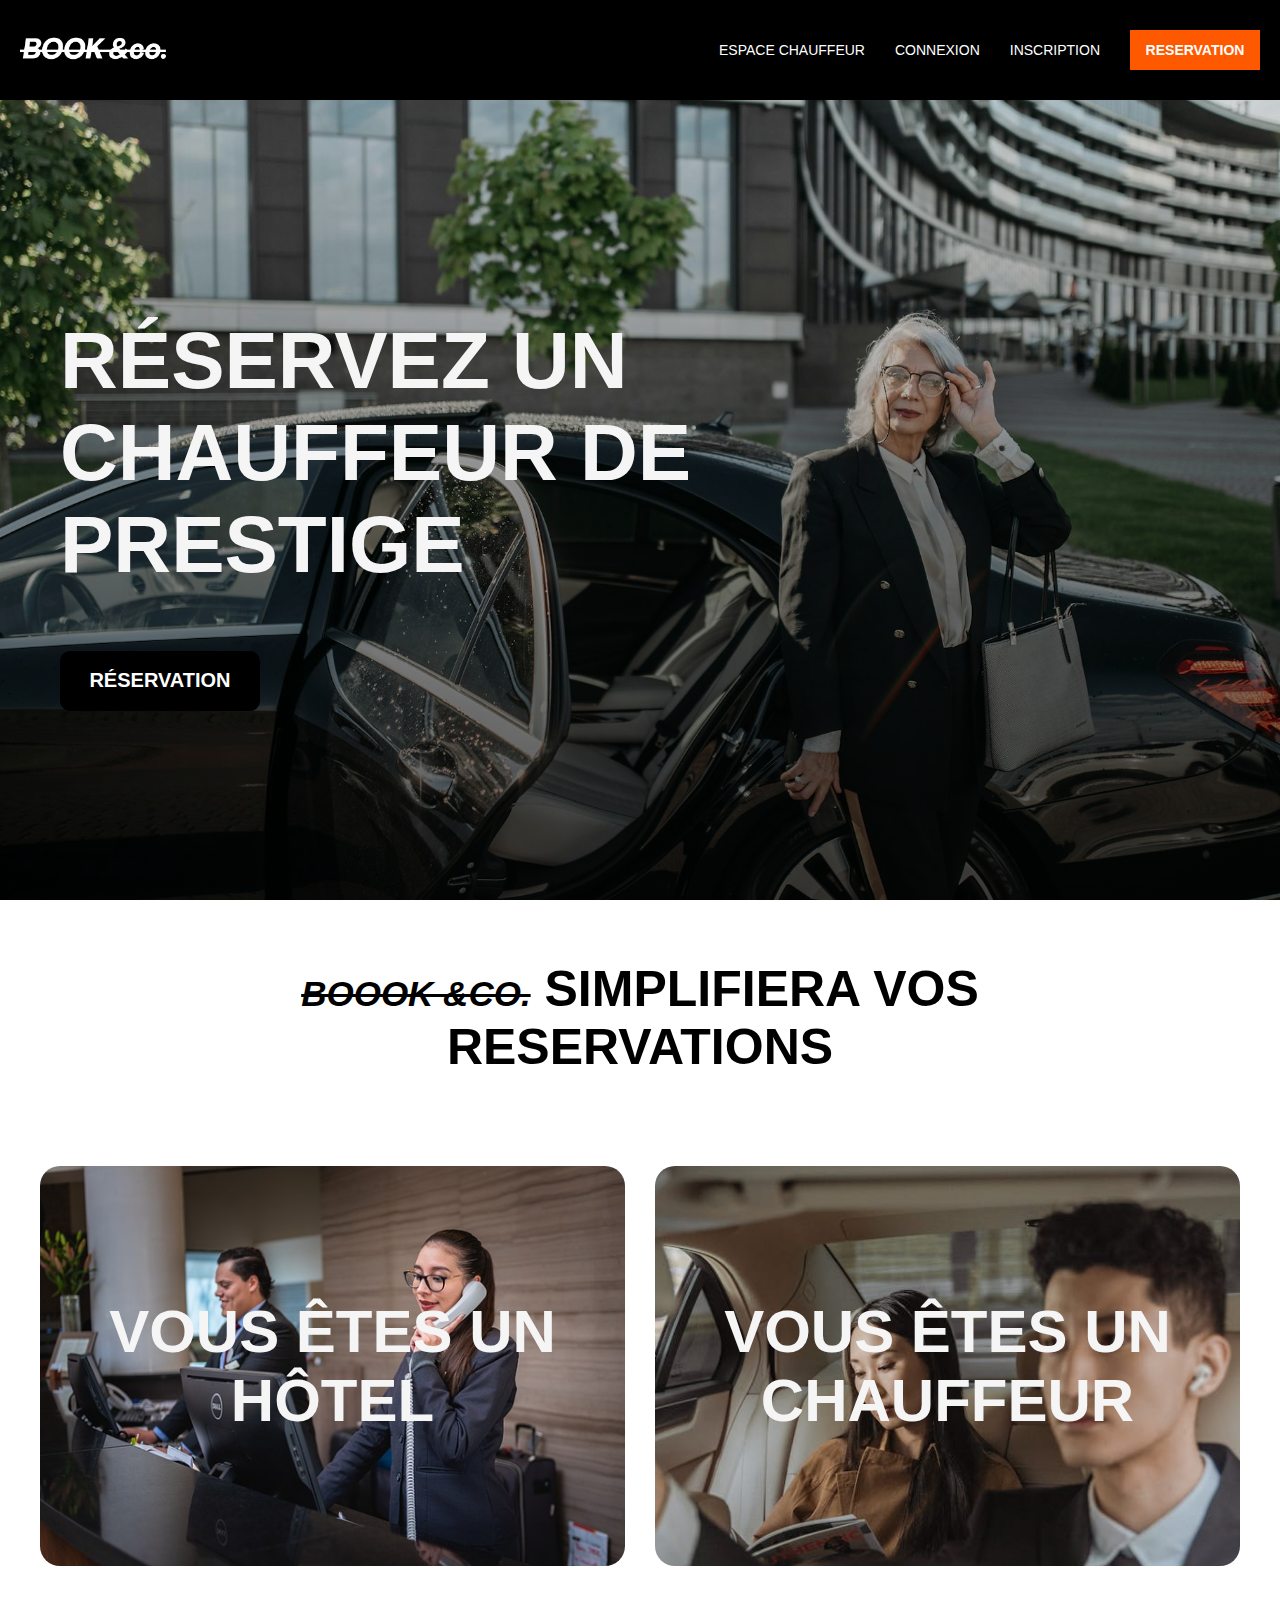
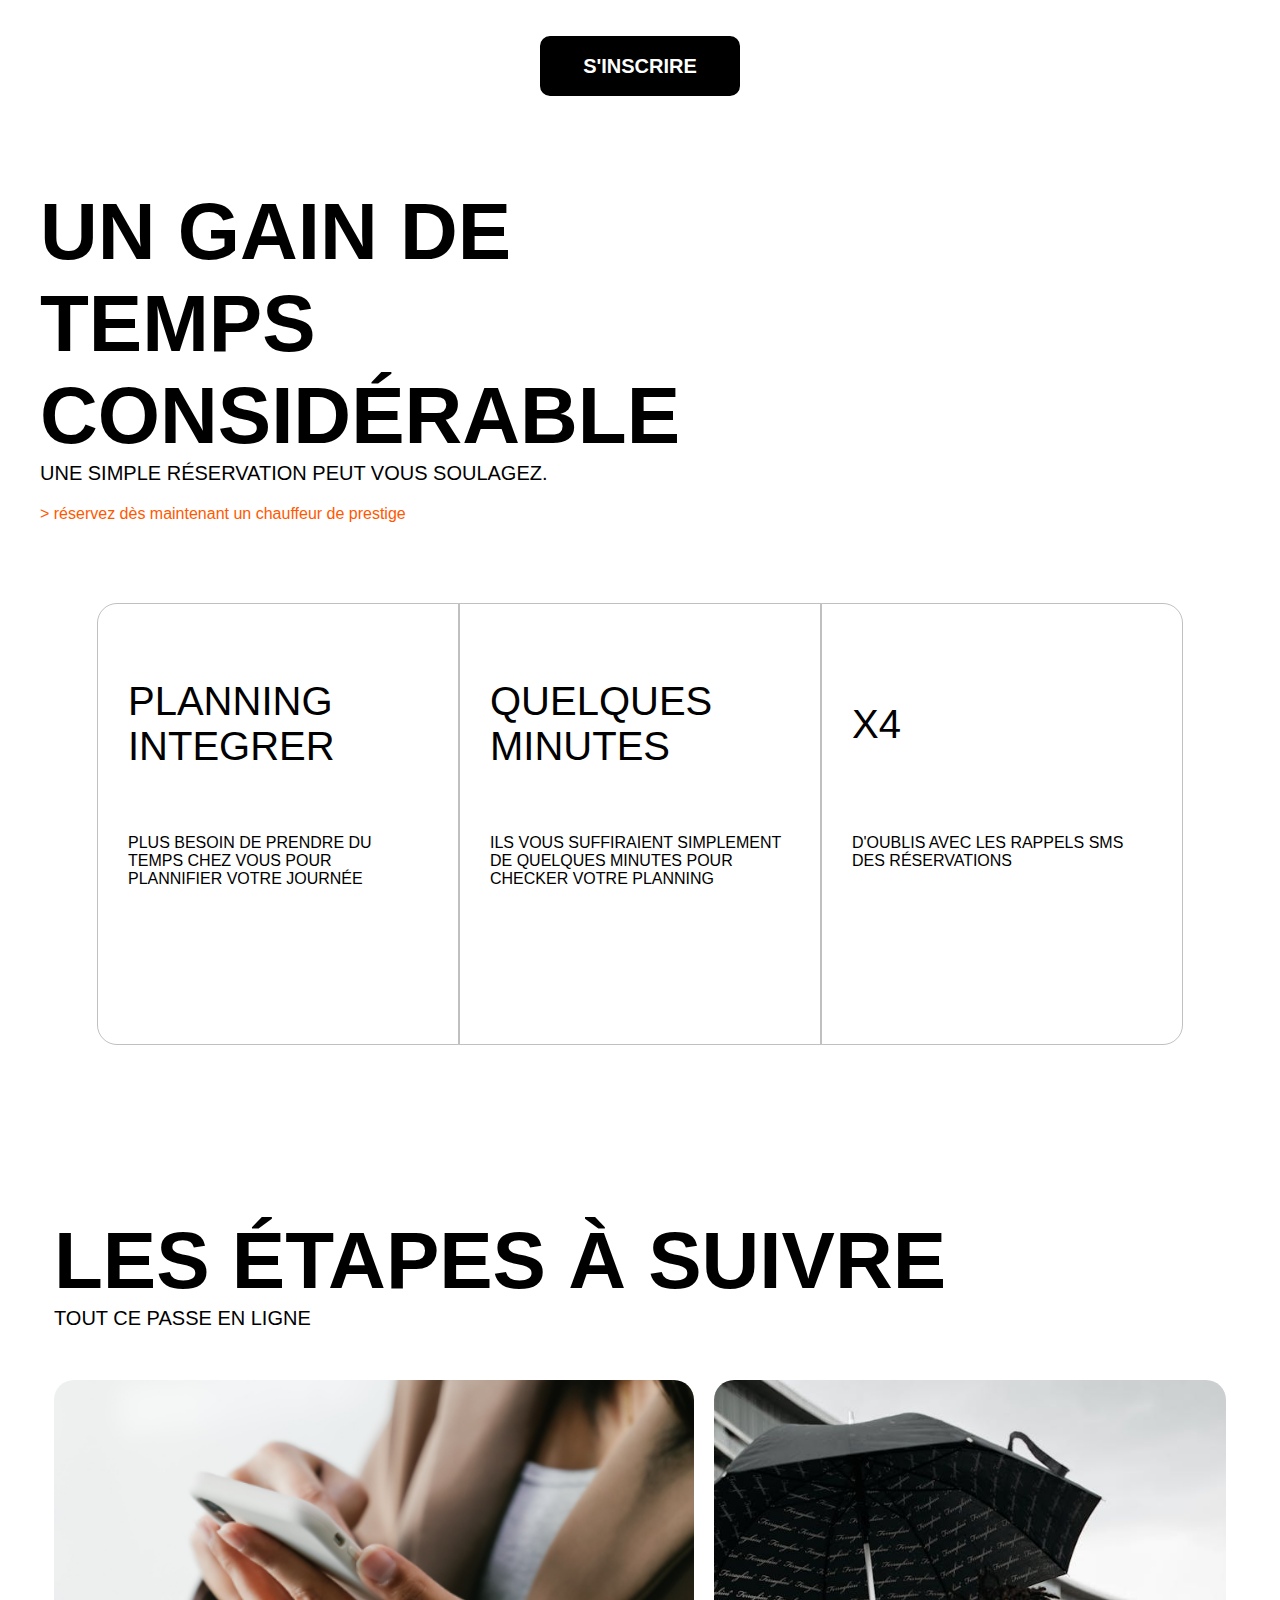
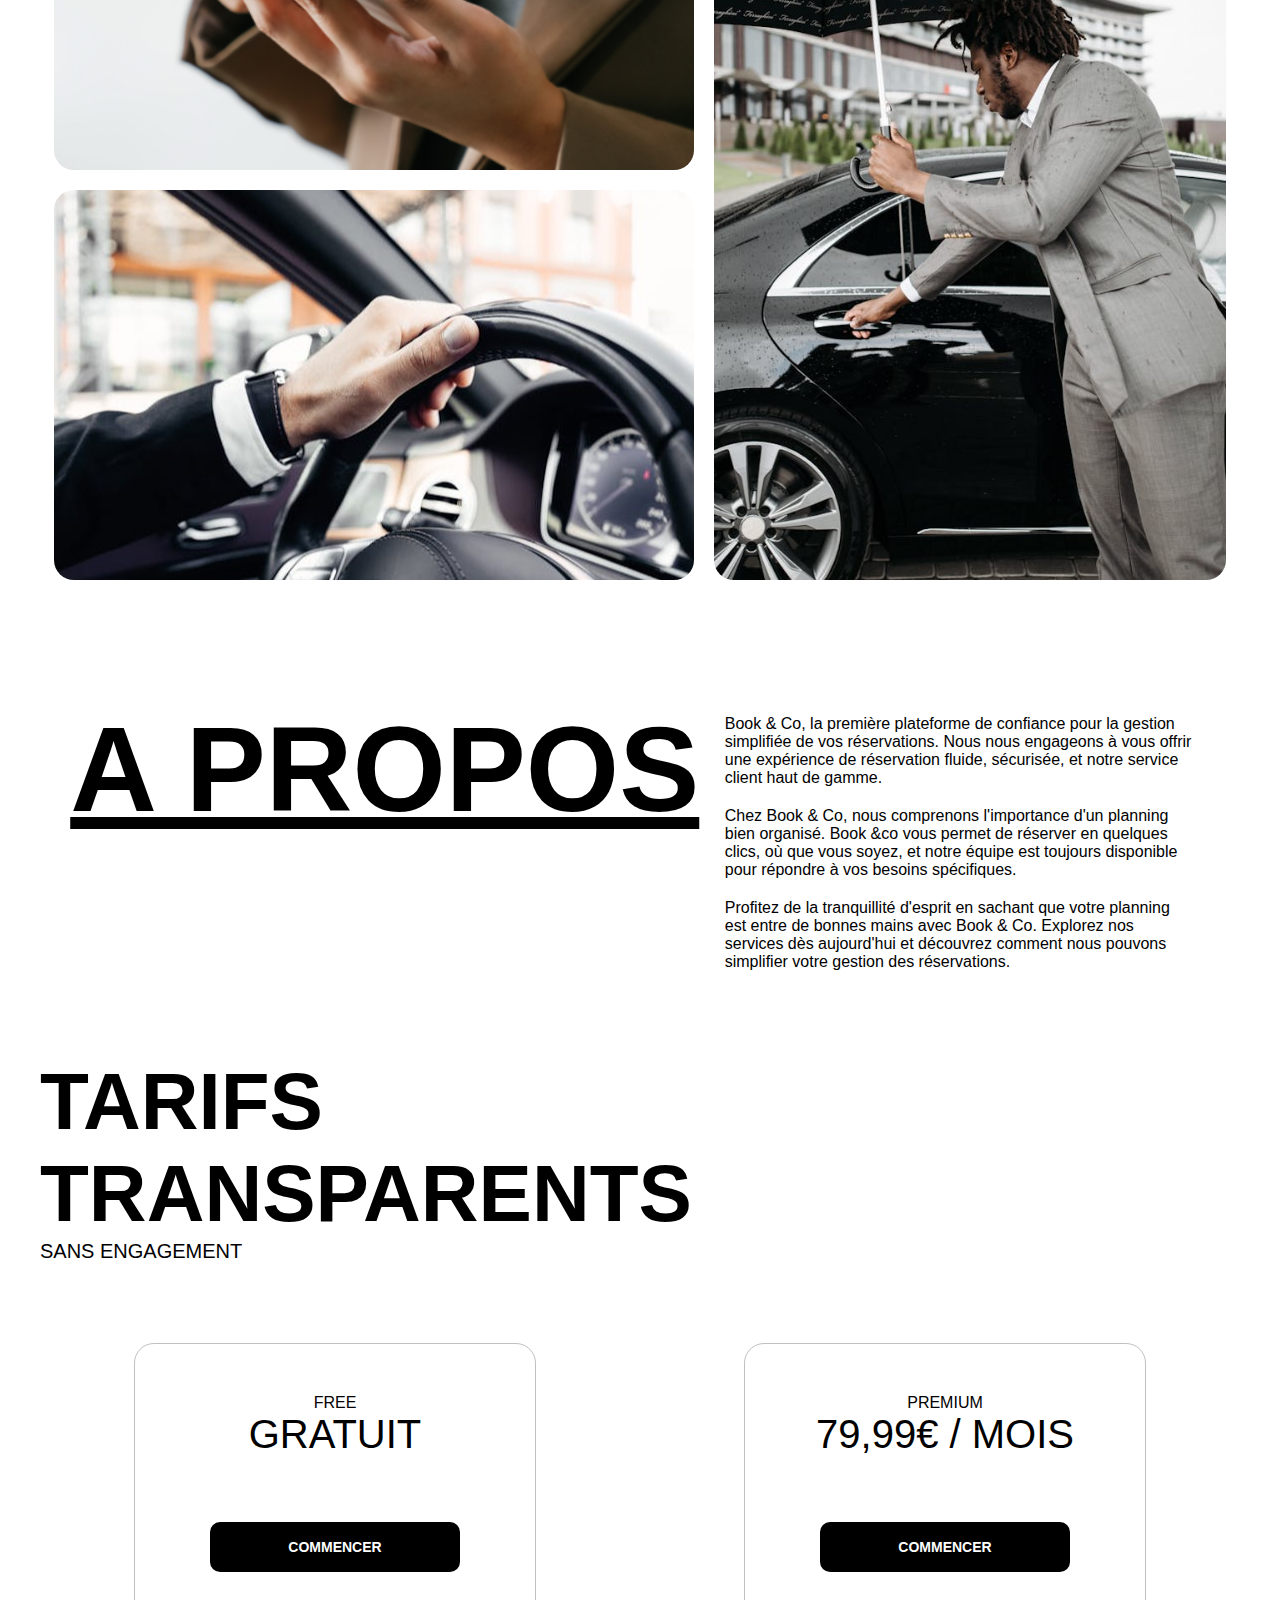
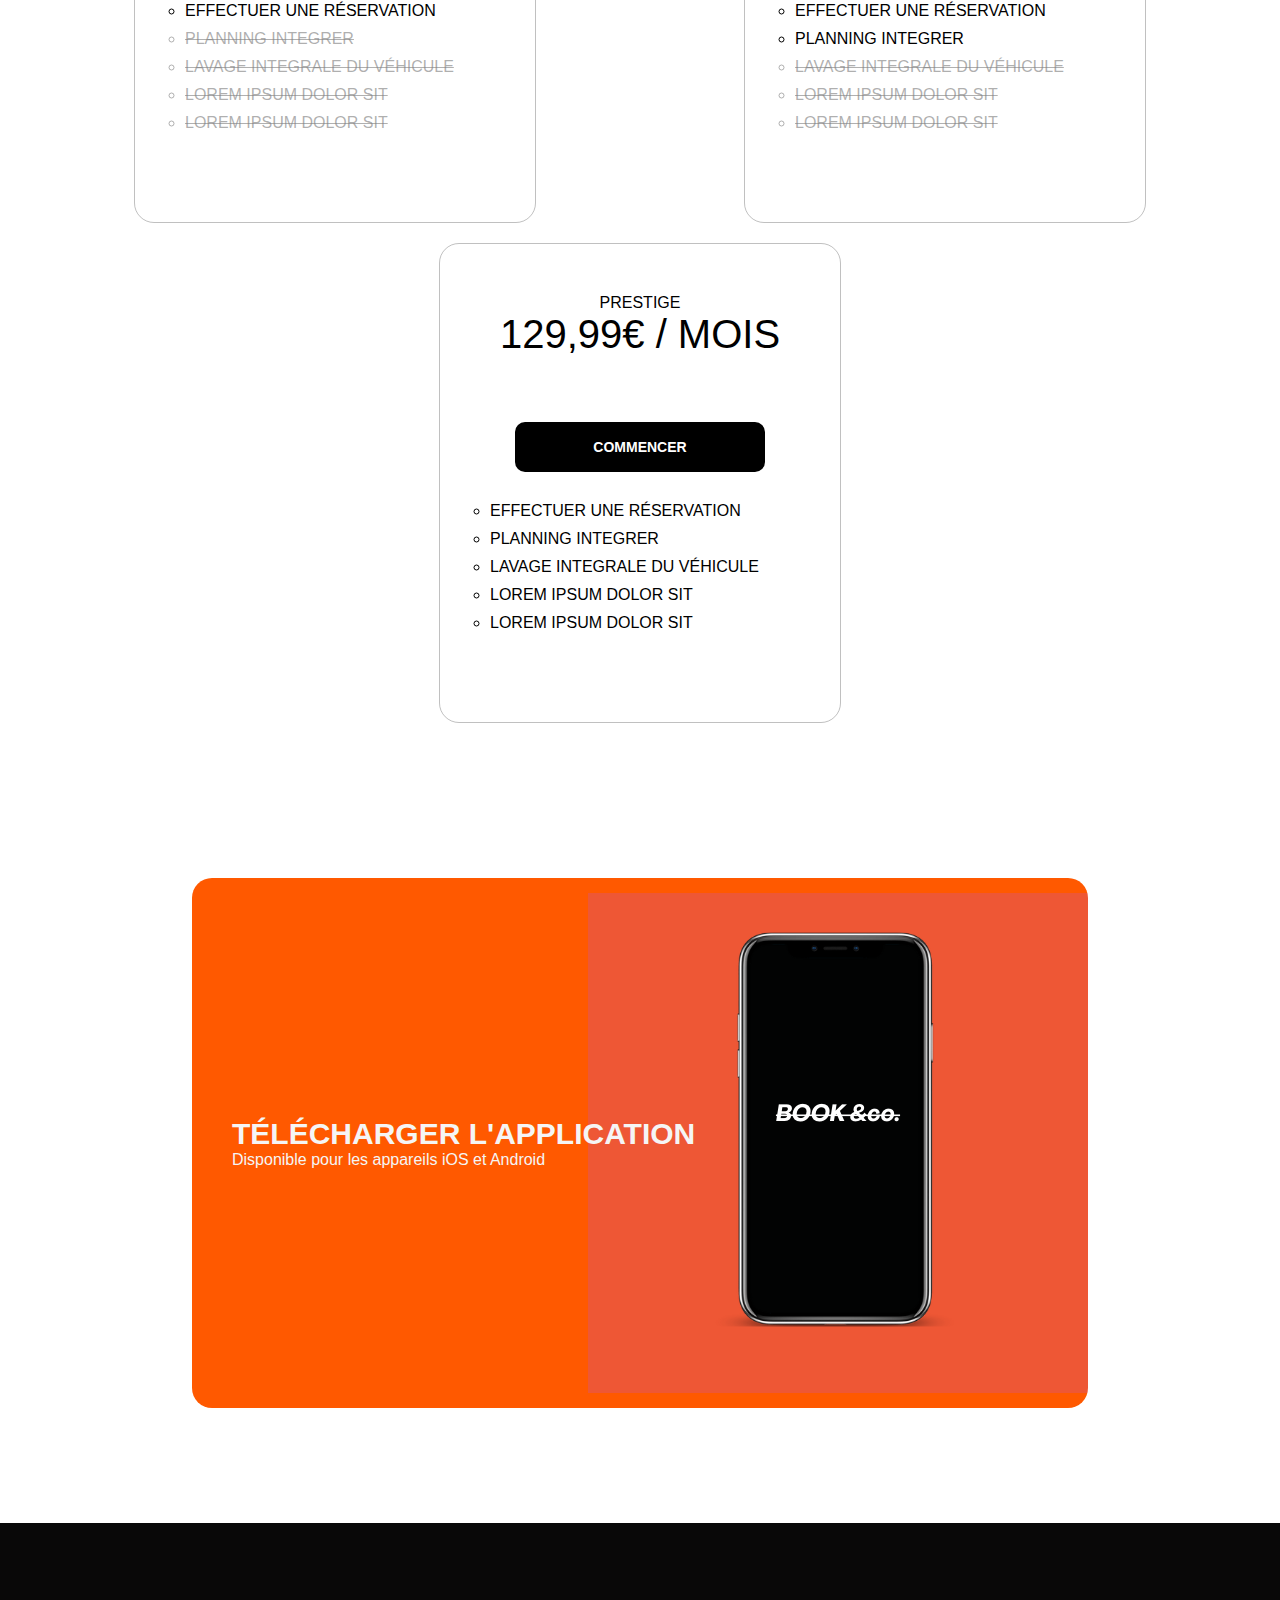
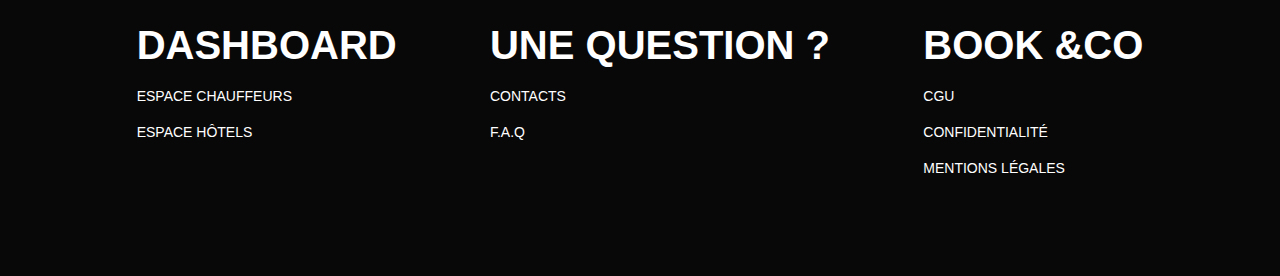
<file: index.html>
<!DOCTYPE html>
<html lang="fr">
  <head>
    <meta charset="UTF-8" />
    <meta name="viewport" content="width=device-width, initial-scale=1.0" />
    <link rel="stylesheet" href="asset/css/style.css" />
    <link rel="stylesheet" href="asset/css/index.css" />
    <script src="asset/js/main.js" defer></script>
    <link
      rel="stylesheet"
      href="https://cdnjs.cloudflare.com/ajax/libs/font-awesome/6.0.0/css/all.min.css"
    />
    <title>Boook &co</title>
  </head>
  <body>
    <section class="header">
      <div class="barre-nav">
        <div>
          <a href="#"
            ><img src="asset/img/logo.png" alt="logo" width="150px"
          /></a>
        </div>
        <div class="barre-nav-link">
          <a href="">Espace Chauffeur</a>
          <a href="view/connexion.html">Connexion</a>
          <a href="view/inscription.html">Inscription</a>
          <button class="btn-nav-barre">
            <a href="view/reservation.html">Reservation</a>
          </button>
        </div>
        <div class="menu-burger" id="burger">
          <i class="fa-solid fa-bars" style="color: #ffffff"></i>
        </div>
        <div class="hidden" id="menu">
          <a href="">Espace Chauffeur</a>
          <a href="">Espace Hôtel</a>
          <a href="view/connexion.html">connexion</a>
          <a href="">Inscription</a>
          <button class="btn-nav-barre">
            <a href="view/reservation.html">Reservation</a>
          </button>
        </div>
      </div>

      <div class="accroche">
        <h2>Réservez un chauffeur de prestige</h2>
        <button type="button" class="btn"><a href="view/reservation.html">Réservation</a></button>
      </div>
    </section>
    <main class="main">
      <div class="title-main">
        <h1>
          <span class="title-custom">Boook &co.</span> simplifiera vos
          reservations
        </h1>
      </div>

      <section class="info-parent">
        <div class="info">
          <h1>Vous êtes un Hôtel</h1>
        </div>

        <div class="info-2">
          <h1>Vous êtes un Chauffeur</h1>
        </div>
      </section>
      <div class="btn-sign">
        <button type="submit" class="btn" href="view/reservation.html">
          <a href="view/inscription.html">s'inscrire</a>
        </button>
      </div>
      <section>
        <div class="block-title-a-propos">
          <div class="title-a-propos">
            <h1>Un gain de temps considérable</h1>
            <p>une simple réservation peut vous soulagez.</p>
          </div>

          <div>
            <a href="view/reservation.html" class="p-article">
              > réservez dès maintenant un chauffeur de prestige</a
            >
          </div>
        </div>
      </section>
      <section class="table-parent-three">
        <div class="table-div-parent-1">
          <div class="title-div-table">
            <h2>Planning integrer</h2>
          </div>
          <div class="p-div-table">
            <p>
              plus besoin de prendre du temps chez vous pour plannifier votre
              journée
            </p>
          </div>
        </div>
        <div class="table-div-parent">
          <div class="title-div-table">
            <h2>Quelques minutes</h2>
          </div>
          <div class="p-div-table">
            <p>
              Ils vous suffiraient simplement de quelques minutes pour checker
              votre planning
            </p>
          </div>
        </div>
        <div class="table-div-parent-2">
          <div class="title-div-table">
            <h2>x4</h2>
          </div>
          <div class="p-div-table">
            <p>D'oublis avec les rappels sms des réservations</p>
          </div>
        </div>
      </section>

      <article class="a-propos">
        <div class="article">
          <div class="title-article">
            <div>
              <h1>Les étapes à suivre</h1>
            </div>
            <div>
              <p>Tout ce passe en ligne</p>
            </div>
          </div>
          <div class="all-block-article">
            <div class="blocks-left">
              <div class="block-article"></div>

              <div class="block-article-2"></div>
            </div>

            <div class="block-custom"></div>
          </div>
        </div>
      </article>
      <section class="block-a-propos">
        <div>
          <h2>A propos</h2>
        </div>
        <div class="p-block-a-propos">
          <p>
            Book & Co, la première plateforme de confiance pour la gestion
            simplifiée de vos réservations. Nous nous engageons à vous offrir
            une expérience de réservation fluide, sécurisée, et notre service
            client haut de gamme.
          </p>

          <p>
            Chez Book & Co, nous comprenons l'importance d'un planning bien
            organisé. Book &co vous permet de réserver en quelques clics, où que
            vous soyez, et notre équipe est toujours disponible pour répondre à
            vos besoins spécifiques.
          </p>

          <p>
            Profitez de la tranquillité d'esprit en sachant que votre planning
            est entre de bonnes mains avec Book & Co. Explorez nos services dès
            aujourd'hui et découvrez comment nous pouvons simplifier votre
            gestion des réservations.
          </p>
        </div>
      </section>
      <section>
        <div class="block-title-a-propos">
          <div class="title-a-propos">
            <h1>Tarifs transparents</h1>
            <p>sans engagement</p>
          </div>
        </div>
      </section>
      <section class="table-offre">
        <div class="table-offre-custom">
          <div class="title-offre">
            <p>Free</p>
            <h2>Gratuit</h2>
          </div>
          <div class="btn-offre">
            <button class="btn-offre-custom"><a href="view/inscription.html">Commencer</a></button>
          </div>
          <div class="list-offre">
            <ul>
              <li>Effectuer une réservation</li>
              <div class="free">
                <li>Planning integrer</li>
                <li>Lavage integrale du véhicule</li>
                <li>Lorem ipsum dolor sit</li>
                <li>Lorem ipsum dolor sit</li>
              </div>
            </ul>
          </div>
        </div>
        <div class="table-offre-custom">
          <div class="title-offre">
            <p>Premium</p>
            <h2>79,99€ / mois</h2>
          </div>
          <div class="btn-offre">
            <button><a href="view/inscription.html">Commencer</a></button>
          </div>
          <div class="list-offre">
            <ul>
              <li>Effectuer une réservation</li>
              <li>Planning integrer</li>
              <div class="premium">
                <li>Lavage integrale du véhicule</li>
                <li>Lorem ipsum dolor sit</li>
                <li>Lorem ipsum dolor sit</li>
              </div>
            </ul>
          </div>
        </div>
        <div class="table-offre-custom">
          <div class="title-offre">
            <p>Prestige</p>
            <h2>129,99€ / mois</h2>
          </div>
          <div class="btn-offre">
            <button><a href="view/inscription.html">Commencer</a></button>
          </div>
          <div class="list-offre">
            <ul>
              <li>Effectuer une réservation</li>
              <li>Planning integrer</li>
              <li>Lavage integrale du véhicule</li>
              <li>Lorem ipsum dolor sit</li>
              <li>Lorem ipsum dolor sit</li>
            </ul>
          </div>
        </div>
      </section>
      <section class="download">
        <div class="download-div">
          <h1 class="title-download">Télécharger l'application</h1>
          <p>Disponible pour les appareils iOS et Android</p>
        </div>
      </section>
    </main>

    <footer>
      <section class="link-footer">
        <nav class="section-footer">
          <h2>Dashboard</h2>
          <a href="">Espace Chauffeurs</a>
          <a href="">Espace Hôtels</a>
        </nav>
        <nav class="section-footer">
          <h2>Une question ?</h2>
          <a href="">Contacts</a>
          <a href="">F.A.Q</a>
        </nav>
        <nav class="section-footer">
          <h2>BOOK &co</h2>
          <a href="view/cgu.html">CGU</a>
          <a href="view/confidentialite.html">Confidentialité</a>
          <a href="view/mentionslegales.html">Mentions Légales</a>
        </nav>
      </section>
    </footer>
  </body>
</html>
</file>
<file: asset/css/style.css>
* {
  margin: 0;
  padding: 0;
  box-sizing: border-box;
}

body {
  font-family: Helvetica, sans-serif;
  background: #fff;
}

html {
  scroll-behavior: smooth;
}

.barre-nav {
  display: flex;
  justify-content: space-between;
  align-items: center;
  gap: 40px;
  height: 100px;
  background: rgb(0, 0, 0);
  padding: 20px;
}

.barre-nav-link {
  display: flex;
  justify-content: space-between;
  align-items: center;
  gap: 30px;
}

.menu-burger {
  display: none;
}

a {
  text-decoration: none;
  color: rgb(255, 255, 255);
  text-transform: uppercase;
  font-size: 14px;
}

a:hover {
  color: rgb(255, 89, 0);
  transition: 0.5s;
}

.btn {
  text-align: center;
  width: 200px;
  height: 60px;
  background: black;
  border: 2px solid black;
  border-radius: 10px;
  font-size: 20px;
  color: white;
  font-weight: 600;
  text-transform: uppercase;

  a{
    font-size: 20px;
  }
  a:hover{
    color: #fff;
  }
  
}

.btn:hover {
  border: 2px solid rgb(255, 89, 0);
  background: rgb(255, 89, 0);
  transition: 0.5s;
}
</file>
<file: asset/css/index.css>
.header{
    height: 100vh;
    background: linear-gradient(rgba(10, 10, 10, 0), rgba(0, 0, 0, 0.666)), url(../img/index-header.jpg);
    background-attachment: fixed;
    background-size: cover;
    background-position: bottom center;
    background-repeat: no-repeat;
}

.btn-nav-barre{
    height: 40px;
    width: 130px;
    background-color: rgb(255, 89, 0);
    border: none;
    a{
        color: white;
        font-weight: 600;
        font-family:Helvetica, sans-serif;
    }
}

.btn-nav-barre:hover{
    border: 2px solid white;
    transition: 0.5s;
}

.accroche{
    display: flex;
    flex-direction: column;
    justify-content: center;
    align-items: flex-start;
    gap: 60px;
    height: 85vh;
    width: 70vw;
    padding: 60px 0 0 60px;
    

    h2{
        text-transform: uppercase;
        font-family: Helvetica, sans-serif;
        font-size: 80px;
        color: whitesmoke;
        
    }
}

.main{
    background: #fff;
    margin: 40px;
    display: flex;
    flex-direction: column;
    justify-content: center;
    gap: 40px;
}

.title-main{
    display: flex;
    justify-content: center;
    align-items: center;
    text-align: center;
    text-transform: uppercase;
    font-size: 25px;
    color: black;
    position: static;
    padding-top: 20px;

    h1{
        width: 700px;

        .title-custom{
        text-decoration: line-through ;
        font-style: italic;
        font-weight:900;
        text-transform: uppercase;
        font-size: 35px;
        color: black;
        }
    }
}

.block-a-propos{
    display: flex;
    justify-content: space-around;
    align-items: flex-start;
    padding: 30px;
    gap: 10px;
    margin-block: 50px 0 0 0;
    h2{
        font-size: 120px;
        text-transform: uppercase;
        text-decoration: underline;
    }
}

.p-block-a-propos{
    display: flex;
    flex-direction: column;
    justify-content: flex-start;
    align-items: flex-start;
    gap: 20px;
    width: 500px;
    padding: 15px;

}

.info-parent{
    display: flex;
    justify-content: space-around;
    gap: 30px;
    color: rgb(8, 8, 8);
    margin-top: 50px;
    min-height: 400px;
    
}

.info{
    display: flex;
    flex-direction: column;
    justify-content: center;
    align-items: center;
    text-align: center;
    gap: 15px;
    width: 600px;
    background: url(../img/hotel.jpg) rgb(255, 89, 0);
    background-size: cover;
    background-position: center center;
    height: 400px;
    min-height: 400px;
    border-radius: 20px;
    padding: 30px;
    text-transform: uppercase;
    font-size: 30px;
    color: whitesmoke;
}

.info-2{
    display: flex;
    flex-direction: column;
    justify-content: center;
    align-items: center;
    text-align: center;
    gap: 15px;
    width: 600px;
    background: url(../img/driver.jpg) rgb(255, 89, 0);
    background-size: cover;
    background-position: 5% 10%;
    height: 400px;
    min-height: 400px;
    border-radius: 20px;
    padding: 30px;
    
    text-transform: uppercase;
    font-size: 30px;
    color: whitesmoke;
}

.info-2:hover{
    background: rgb(255, 89, 0);
    transition: 3s;
}

.info:hover{
    background: rgb(255, 89, 0);
    transition: 1s;
}

.btn-sign{
    display: flex;
    justify-content: center;
    align-items: center;
    margin-block: 30px 50px;

    a{
        font-size: 20px;
    }

    font-size: 20px;
    a:hover{
        color: white;
    }
}

.a-propos{
    color: white;
    margin-top: 40px;
    display: flex;
    justify-content: space-around;
    align-items: flex-start;
    background: rgb(255, 255, 255);
}

.block-title-a-propos{
    display: flex;
    flex-direction: column;
    justify-content: center;
    align-items: flex-start;
    width: 60vw;
    gap: 20px;
    
    
}

.title-a-propos{
   
    text-transform: uppercase;
    font-family: Helvetica, sans-serif;
    font-size: 40px;
    color: black;
    

    p{
        font-size: 20px;
    }
}

.p-a-propos{
    display: flex;
    flex-direction: column;
    align-items: start;
    justify-content: center;
    gap: 10px;
    
}





.table-parent-three{
    display: flex;
    justify-content: center;
    align-items: center;
    flex-wrap: wrap;
    color: black;
    margin-block: 40px;
}

.table-div-parent-1{
    display: flex;
    flex-direction: column;
    justify-content: flex-start;
    align-items: flex-start;
    gap: 20px;
    padding: 30px;
    border: 1px solid rgba(128, 128, 128, 0.495); 
    
    border-radius: 20px 0 0 20px;
}

.table-div-parent-2{
    display: flex;
    flex-direction: column;
    justify-content: flex-start;
    align-items: flex-start;
    gap: 20px;
    padding: 30px;
    border: 1px solid rgba(128, 128, 128, 0.495); 
    border-radius: 0 20px 20px 0;

}

.table-div-parent{
    display: flex;
    flex-direction: column;
    justify-content: flex-start;
    align-items: flex-start;
    gap: 20px;
    padding: 30px;
    border: 1px solid rgba(128, 128, 128, 0.495); 
    
    
}

.title-div-table{
    display: flex;
    justify-content: flex-start;
    align-items: flex-start;
    
    height: 20vh;
    align-items: center;
    width: 300px;
    h2{
        display: flex;
        align-items: flex-start;
        text-transform: uppercase;
        font-family: Helvetica, sans-serif;
        font-size: 40px;
        font-weight: 300;
    }
}

.p-div-table{
    text-transform: uppercase;
    height: 20vh;
    width: 300px;
    
    ul{
        list-style-type:circle;
        li{
            margin-block: 10px;
        }
        

    }

}

.table-offre{
    display: flex;
    justify-content: space-around;
    align-items: center;
    flex-wrap: wrap;
    gap: 20px;
    color: black;
    margin-block: 40px;
}

.table-offre-custom{
    display: flex;
    flex-direction: column;
    justify-content: flex-start;
    align-items: center;
    gap: 20px;
    padding: 50px;
    border-radius: 20px;
    border: 1px solid rgba(128, 128, 128, 0.495);
}

.btn-offre{
    display: flex;
    justify-content: center;
    align-items: center;
    text-align: center;
    border-radius: 10px;
    button{
        height: 50px;
        width: 250px;
        background-color: black;
        border: none;
        border-radius: 10px;
        a{
            color: white;
            font-weight: 600;
            font-family:Helvetica, sans-serif;
        }
    }

    button:hover{
        background: rgb(255, 89, 0);
    }
}



.title-offre{
    display: flex;
    flex-direction: column;
    height: 12vh;
    align-items: center;
    width: 300px;
    text-transform: uppercase;
    h2{
        font-size: 40px;
        font-weight: 300;
    }
}

.free{
    text-decoration: line-through;
    color: rgba(128, 128, 128, 0.622);
}

.premium{
    text-decoration: line-through;
    color: rgba(128, 128, 128, 0.622);

}

.list-offre{
    text-transform: uppercase;
    height: 20vh;
    width: 300px;
    
    ul{
        list-style-type:circle;
        li{
            margin-block: 10px;
        }
        

    }

}



.all-block-article{
    display: flex;
    justify-content: center;
    align-items: center;
    margin-top: 50px;
    gap: 20px;
    
    
    
}

.blocks-left{
    display: flex;
    flex-direction: column;
    justify-content: center;
    align-items: center;
    gap: 20px;

}

.article{
    margin-block: 50px;
}

.title-article{
    color: black;
    font-size: 40px;
    text-transform: uppercase;
    font-family: Helvetica, sans-serif;

    p{
        font-size: 20px;
    }
}

.p-article{
    display: flex;
    justify-content: flex-start;
    color: rgb(255, 89, 0);
    text-transform:none;
    font-size: 16px;
}

.p-article:hover{
    text-decoration: underline;
}

.block-article{
    gap: 15px;
    background: url(../img/etape-one.png) no-repeat;
    background-size: cover;
    background-position: center;
    width: 100%;
    height: 390px;
    border-radius: 20px;
    padding: 30px;
   
}

.block-article-2{
    background: url(../img/etape-two.jpg);
    background-position: center;
    background-size: cover;
    gap: 15px;
    height: 390px;
    width: 50vw;
    border-radius: 20px;
    padding: 30px;
}

.block-custom{
    background: url(../img/etape-three.jpg) no-repeat;
    background-position: top center;
    background-size: cover;
    gap: 15px;
    width: 40vw;
    border-radius: 20px;
    height: 800px;
    padding: 30px;
}


.download{
    display: flex;
   justify-content: center;
   align-items: center;
    gap: 15px;
    border-radius: 20px;
    padding: 20px;
    color: whitesmoke;

    .title-download{
        
        text-transform: uppercase;
        font-family: Helvetica, sans-serif;
        font-size: 30px;
        color: whitesmoke;
        

    }
}

.download-div{
    display: flex;
    flex-direction: column;
    align-items: left;
    justify-content: center;
    width: 70vw;
    height: 530px;
    background: rgb(255, 89, 0) url(../img/phone-download.png) no-repeat;
    background-position: center right;
    border-radius: 20px;
    padding: 40px;
    margin-top: 55px;
    margin-bottom: 55px;
    color: whitesmoke;
}

footer{
    
    background: rgb(9, 8, 8);
    display: flex;
    justify-content: center;
    align-items: center;
}

.link-footer{
    display: flex;
    justify-content: space-around;
    align-items: flex-start;
    flex-direction: row;
    width: 100%;
    gap: 20px;
    padding: 100px;
}

.section-footer{
    display: flex;
    flex-direction: column;
    justify-content: center;
    align-items: start;
    font-size: 20px;
    gap: 20px;
    
    h2{
        font-size: 40px;
        text-transform: uppercase;
        color: #fff
    }

  
}

.hidden{
    display: none;
}

@media screen and (max-width: 775px) {
    .info-parent{
        flex-wrap: wrap;
        gap: 25px;
    }

    .a-propos{
        flex-wrap: wrap;
    }

    .barre-nav-link{
        display: none;
    }

    .menu-burger{
        display: flex;
        flex-direction: column;
    }

    .how{
        width: 600px;
    }

    .how-custom{
        width: 600px;
        margin-top: 20px;
    }

    .block-a-propos{
        display: flex;
        flex-direction: column;
        justify-content: center;
        align-items: center;
        text-align: center;
        h2{
            font-size: 40px;
        }
    }

    .p-block-a-propos{
        width: 100%;
        padding: 20px;
    }

    .article{
        width: 100%;
        justify-content: center;
        align-items: center;
        text-align: center;
        
    }

    .block-title-a-propos{
        display: flex;
        justify-content: center;
        align-items: center;
        width: 100%;
    }

    .all-block-article{
        flex-direction: column;
    }

    .block-article{
        width: 90vw;
    }
    
    .block-article-2{
        width: 90vw;
    }
    
    .block-custom{
        width: 90vw;
        height: 400px;
        background-position: bottom;
    }

    .download-div{
        height: 100px;
        width: 90vw;
        background: none rgb(255, 89, 0);
        background-size: cover;
        background-position: center center;
        justify-content: center;
        p{
            display: none;
        }
    }

    .link-footer{
        flex-direction: column;
    }

    .accroche {
        width: 100%;
        display: flex;
        align-items: center;
        justify-content: center;
        height: 40vh;
        text-align: center;
        padding: 50px;
        background: black;
        color: white;
        h2{
            font-size: 40px;
            
        }

        button{
            display: flex;
            justify-content: center;
            align-items: center;
            background: whitesmoke;
            padding: 20px;
            color: black
        }
    }

    .header{
        background: none;
        height: 50vh;
        img{
            width: 90px;
        }
    }


    .download-div{
        margin-top: 10px;
    }

    
    .active{
        display: flex;
        flex-direction: column;
        justify-content: flex-end;
        align-items: flex-end;
        gap: 20px;
        background: rgba(118, 118, 118, 0.415);
        width: 300px;
        padding: 30px;
        border-radius: 20px;
      }

    .title-a-propos{
        display: flex;
        flex-direction: column;
        justify-content: center;
        align-items: center;
        text-align: center;
        font-size: 30px;
    }
}
</file>
